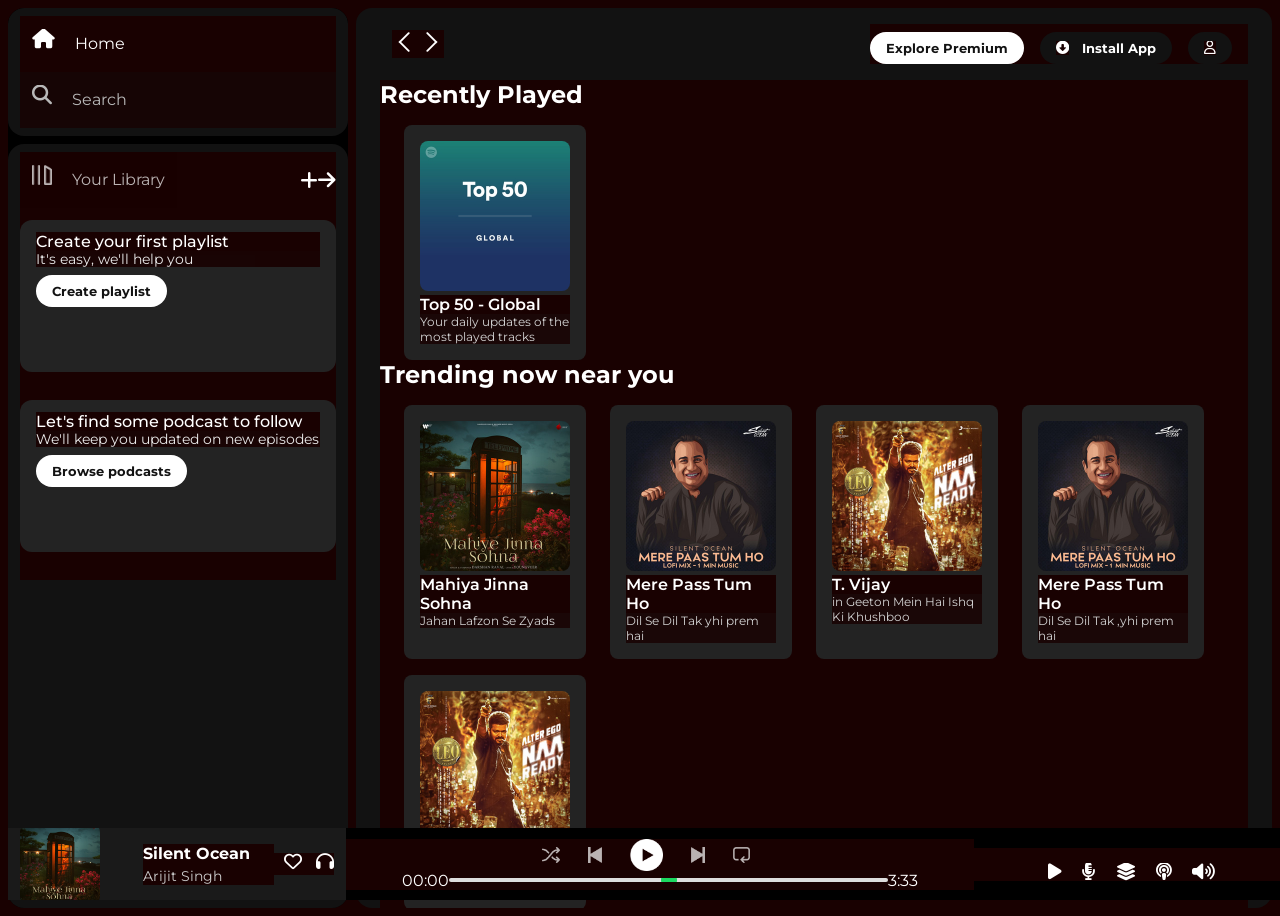
<file: Index.html>
<!DOCTYPE html>
<html lang="en">
<head>
    <meta charset="UTF-8">
    <meta name="viewport" content="width=device-width, initial-scale=1.0">
    <link rel="stylesheet" href="https://cdnjs.cloudflare.com/ajax/libs/font-awesome/6.7.2/css/all.min.css" integrity="sha512-Evv84Mr4kqVGRNSgIGL/F/aIDqQb7xQ2vcrdIwxfjThSH8CSR7PBEakCr51Ck+w+/U6swU2Im1vVX0SVk9ABhg==" crossorigin="anonymous" referrerpolicy="no-referrer" />
    <link rel="icon" href="logo.png">
    <title>Spotify - Web Player: Music for everyone</title>
    <link rel="stylesheet" href="sc.css">
    <link rel="preconnect" href="https://fonts.googleapis.com">
    <link rel="preconnect" href="https://fonts.gstatic.com" crossorigin>
    <link href="https://fonts.googleapis.com/css2?family=Montserrat:ital,wght@300;400;500;600;700&display=swap" rel="stylesheet">
</head>
<body>
    <div class="main">
        <div class="sidebar">
            <div class="nav">
                <div class="nav-option" style="opacity: 1;">
                    <i class="fa-solid fa-house"></i>
                    <a href="#">Home</a>
                </div>
                <div class="nav-option">
                    <i class="fa-solid fa-magnifying-glass"></i>
                    <a href="#">Search</a>
                </div>
            </div>

            <div class="library">
                <div class="options">
                    <div class="lib-option nav-option">
                        <img src="library_icon.png">
                        <a href="#">Your Library</a>
                    </div>
                    <div class="icons">
                        <i class="fa-solid fa-plus"></i>
                        <i class="fa-solid fa-arrow-right"></i>
                    </div>
                </div>

                <div class="lib-box">
                    <div class="box">
                        <p class="box-p1">Create your first playlist</p>
                        <p class="box-p2">It's easy, we'll help you</p>
                        <button class="badge">Create playlist</button>
                    </div>
                    <div class="box">
                        <p class="box-p1">Let's find some podcast to follow</p>
                        <p class="box-p2">We'll keep you updated on new episodes</p>
                        <button class="badge">Browse podcasts</button>
                    </div>
                </div>
            </div>
        </div>

        <div class="main-content">
            <div class="sticky-nav">
                <div class="sticky-nav-icons">
                    <img src="backward_icon.png">
                    <img src="forward_icon.png" class="hide">
                </div>
                <div class="sticky-nav-options">
                    <button class="badge nav-item hide">Explore Premium</button>
                    <button class="badge nav-item dark-badge"> <i class="fa-solid fa-circle-down" style="margin-right: 5px;"></i>Install App</button>
                    <!-- <i class="fa-regular fa-user nav-item"></i> -->
                    <button class="badge nav-item dark-badge">
                        <i class="fa-regular fa-user"></i>
                    </button>
                </div>
            </div>
           
                <h2>Recently Played</h2>
                <div class="cards-container">
                    <div class="card">
                        <img src="card1img.jpeg" class="card-img">
                        <p class="card-title">Top 50 - Global</p>
                        <p class="card-info"> Your daily updates of the most played tracks</p>
                    </div>
                </div>
                <h2>Trending now near you</h2>
                <div class="cards-container">
                    <div class="card">
                        <img src="card2img.jpeg" class="card-img">
                        <p class="card-title">Mahiya Jinna Sohna</p>
                        <p class="card-info">Jahan Lafzon Se Zyads</p>
                    </div>
                    <div class="card">
                        <img src="card3img.jpeg" class="card-img">
                        <p class="card-title">Mere Pass Tum Ho</p>
                        <p class="card-info"> Dil Se Dil Tak yhi prem hai </p>
                    </div>
                    <div class="card">
                        <img src="card4img.jpeg" class="card-img">
                        <p class="card-title">T. Vijay</p>
                        <p class="card-info"> in Geeton Mein Hai Ishq Ki Khushboo</p>
                    </div>
                    <div class="card">
                        <img src="card3img.jpeg" class="card-img">
                        <p class="card-title">Mere Pass Tum Ho</p>
                        <p class="card-info"> Dil Se Dil Tak ,yhi prem hai</p>
                    </div>
                    <div class="card">
                        <img src="card4img.jpeg" class="card-img">
                        <p class="card-title">T. Vijay</p>
                        <p class="card-info">in Geeton Mein Hai Ishq Ki Khushboo</p>
                    </div>
                </div>

                <h2>Featured Charts </h2>
                <div class="cards-container">
                    <div class="card">
                        <img src="card5img.jpeg" class="card-img">
                        <p class="card-title">Top Songs - Global</p>
                        <p class="card-info">From Tokyo to Toronto — Music That Unites Us All</p>
                    </div>
                    <div class="card">
                        <img src="card6img.jpeg" class="card-img">
                        <p class="card-title">Top Songs- India</p>
                        <p class="card-info">From North to South, East to West — India’s Music,</p>
                    </div>
                    <div class="card">
                        <img src="card1img.jpeg" class="card-img">
                        <p class="card-title">Top 50 - Global</p>
                        <p class="card-info">Experience the Pulse of the World — One Hit at a Time.</p>
                    </div>   
            </div>

            <div class="footer">
                <div class="line"></div>
            </div>
        </div>

        <div class="music-player">
            <div class="album">
                <img src="card2img.jpeg" class="album-icon" alt="Album Cover">
                
                <div class="album-details">
                    <h5>Silent Ocean</h5>
                    <p>Arijit Singh</p>
                </div>
        
                <div class="icon">
                    <i class="fa-regular fa-heart icon-heart"></i>
                    <i class="fa-solid fa-headphones icon-music"></i>
                </div>
            </div>

            
            <div class="player">
                <div class="player-control">
                    <img src="player_icon1.png" class="player-control-icon">
                    <img src="player_icon2.png" class="player-control-icon">
                    <img src="player_icon3.png" class="player-control-icon" style="opacity: 1; height:2rem;">
                    <img src="player_icon4.png" class="player-control-icon">
                    <img src="player_icon5.png" class="player-control-icon">
                </div>

                <div class="playback-bar">
                    <span class="curr-time">00:00</span>
                    <input type="range" min="0" max="100" class="progress-bar" class="progress-bar" step="1">
                    <span class="tot-time">3:33</span>
                </div>
            </div>

            <div class="controls">
                <div class="control-bord">
                    <i class="fa-solid fa-play control-bord-icon"></i>
                    <i class="fa-solid fa-microphone-lines control-bord-icon"></i>
                    <i class="fa-solid fa-layer-group control-bord-icon" ></i>
                    <i class="fa-solid fa-podcast control-bord-icon"></i>
                    <i class="fa-solid fa-volume-high control-bord-icon"></i>
                </div>
            </div>
        </div>
    </div> 
</body>
</html>
</file>
<file: sc.css>
*{
    font-family: 'Montserrat', sans-serif;
    margin: 0;
    background-color: rgb(25, 1, 1);
    color: #fff;
    overflow: hidden;
}

.main{
    display: flex;
    height: 100vh;
    padding: 0.5rem;
}

.sidebar{
    background-color:black ;
    width: 340px;
    border-radius: 1rem;
    margin-right: 0.5rem;
}

.main-content{
    background-color: #121212;
    flex: 1;
    border-radius: 1rem;
    overflow: auto;
    padding: 0 1.5rem 0 1.5rem;
}

.music-player{
    background-color: black;
    position: fixed;
    bottom: 0px;
    width: 100%;
    height: 72px;
}

a{
    text-decoration: none;
    color: #fff;
}

.nav{
    background-color: #121212;
    border-radius: 1rem;
    display: flex;
    flex-direction: column;
    justify-content: center;
    padding: 0.5rem 0.75rem;
}

.nav-option{
    line-height: 2.5rem;
    opacity: 0.7;
    padding: 0.5rem 0.75rem;
}

.nav-option:hover{
    opacity: 1;
}

.nav-option i{
    font-size: 1.25rem;
}
.nav-option a{
    font-size: 1rem;
    margin-left: 1rem;
}

.library{
    background-color: #121212;
    border-radius: 1rem;
    height: 100%;
    margin-top: 0.5rem;
    padding: 0.5rem 0.75rem;
}
.options{
    display: flex;
    justify-content: space-between;
    align-items: center;
}

.lib-option img{
    height: 1.25rem;
    width: 1.25rem;
}

.icons{
    font-size: 1.25rem;
    display: flex;
   
}

icons i{
    opacity: 0.7;
    margin-right:1rem;
}

.icons i:hover{
    opacity: 1;
}

.box{
    background-color: #232323;
    height: 8rem;
    border-radius: 0.75rem;
    margin: 0.75rem 0 1.75rem 0;
    padding: 0.75rem 1rem;
}

.box-p1{
    font-size: 1rem;
    font-weight:500 ;
}

.box-p2{
    font-size: 0.85rem;
    opacity: 0.9;
}

.badge{
    background-color: #fff;
    color: #121212;
    border: none;
    border-radius: 100px;
    padding: 0.25rem 1rem;
    font-weight: 700;
    margin-top: 0.5rem;
    height: 2rem;
    width: fit-content;
}

.dark-badge{
    background-color: #121212;
    color:#fff;
    display: flex;
    align-items: center;
    gap: 8px;
}

.sticky-nav{
    position: sticky;
    top: 0;
    background-color: #121212;
    display: flex;
    justify-content: space-between;
    align-items: center;
    padding: 1rem 0 1rem 0;
    z-index: 10;
}

.sticky-nav-icons{
    margin-left: 0.75rem;
}

.sticky-nav-options{
    display: flex;
    justify-content: center;
    align-items: center;
}

.sticky-nav-options button{
    margin-right: 1rem;
}

.nav-item{
    margin-right: 1rem;
    
}

@media(max-width:1000px){
    .hide{
        display: none;
    }
}

.card{
    background-color: #232323;
    width: 150px;
    border-radius: 0.5rem;
    padding: 1rem;
    margin-left: 1.5rem;
    margin-top:1rem
}

.cards-container{
    display: flex;
    flex-wrap: wrap;
}
.card-img{
    width: 100%;
    border-radius: 0.5rem;
}
.card-title{
    font-weight:600;
}

.card-info{
    font-size: 0.75rem;
    opacity: 0.8;
}

.footer{
    height: 300px;
    display: flex;
    align-items: center;
    justify-content: center;
}

.line{
    width: 90%;
    height: 50%;
    border-top: 1px solid white;
    opacity: 0.4;
}

.music-player{
    display: flex;
    justify-content: space-between;
    align-items: center;
}

.album{
    width: 25%;
    /* background-color: bisque; */
}

.player{
    width: 50%;
    /* background-color: gold; */
}

.controls{
    width: 25%;
    /* background-color: blueviolet; */
}

.player-control{
    display: flex;
    justify-content:center;
    align-items: center;
    
}

.player-control-icon{
    height: 1rem;
    margin-right: 1.75rem;
    opacity: 0.7;
}

.player-control-icon:hover{
    opacity: 1;
}

.playback-bar{
    display: flex;
    justify-content: center;
    align-items: center;
}

.progress-bar{
    width: 70%;
    appearance: none;
    background-color: transparent;
    cursor: pointer;
}

.progress-bar::-webkit-slider-runnable-track{
    background-color: #ddd;
    border-radius: 100px;
    height: 0.2rem;
}

.progress-bar::-webkit-slider-thumb{
    appearance: none;
    height: 1rem;
    width: 1rem;
    background-color: #1bd760;
    border-radius: 50%;
    margin-top: -6px;
}

.album{
    width: 25%;}

.album-icon{
    height: 1rem;
    margin-right: 1.75rem;
}

.album {
    display: flex;
    align-items: center;
    justify-content: space-between;
    background-color: #1a1a1a;
    padding: 12px;
    border-radius: 10px;
    color: #fff;
    max-width: 500px;
}

.album-icon {
    width: 80px;
    height: 80px;
    border-radius: 8px;
    object-fit: cover;
}

.album-details {
    margin-left: 15px;
    flex-grow: 1;
}

.album-details h5 {
    margin: 0;
    font-size: 16px;
}

.album-details p {
    margin: 4px 0 0;
    font-size: 14px;
    color: #ccc;
}

.icon i {
    font-size: 18px;
    margin-left: 10px;
    cursor: pointer;
}

.control-bord {
    display: flex;
    justify-content: center;
    align-items: center;
    gap: 20px;
    margin-top: 15px;
}

.control-bord-icon {
    font-size: 18px;
    color: #ffffff;
    cursor: pointer;
    transition: transform 0.2s ease, color 0.2s ease;
}

.control-bord-icon:hover {
    color: #1db954; /* Spotify green or any highlight color */
    transform: scale(1.1);
}

/* for mobile responsiveness */
@media (max-width: 600px) {

    .main {
        flex-direction: column;
    }

    .sidebar {
        width: 100%;
        margin-right: 0;
        margin-bottom: 0.5rem;
    }

    .main-content {
        padding: 1rem;
    }

    .card {
        width: 100%;
        margin-left: 0;
        margin-top: 1rem;
    }

    .cards-container {
        flex-direction: column;
        align-items: center;
    }

    .music-player {
        flex-direction: column;
        height: auto;
        padding: 1rem 0;
    }

    .album,
    .player,
    .controls {
        width: 100%;
        justify-content: center;
        margin-bottom: 1rem;
    }

    .album {
        max-width: 100%;
    }

    .sticky-nav-options {
        flex-direction: column;
        align-items: flex-start;
    }

    .nav {
        padding: 0.5rem;
    }

    .nav-option a {
        font-size: 0.9rem;
    }

    .badge, .dark-badge {
        font-size: 0.8rem;
        padding: 0.25rem 0.75rem;
    }
}
</file>
